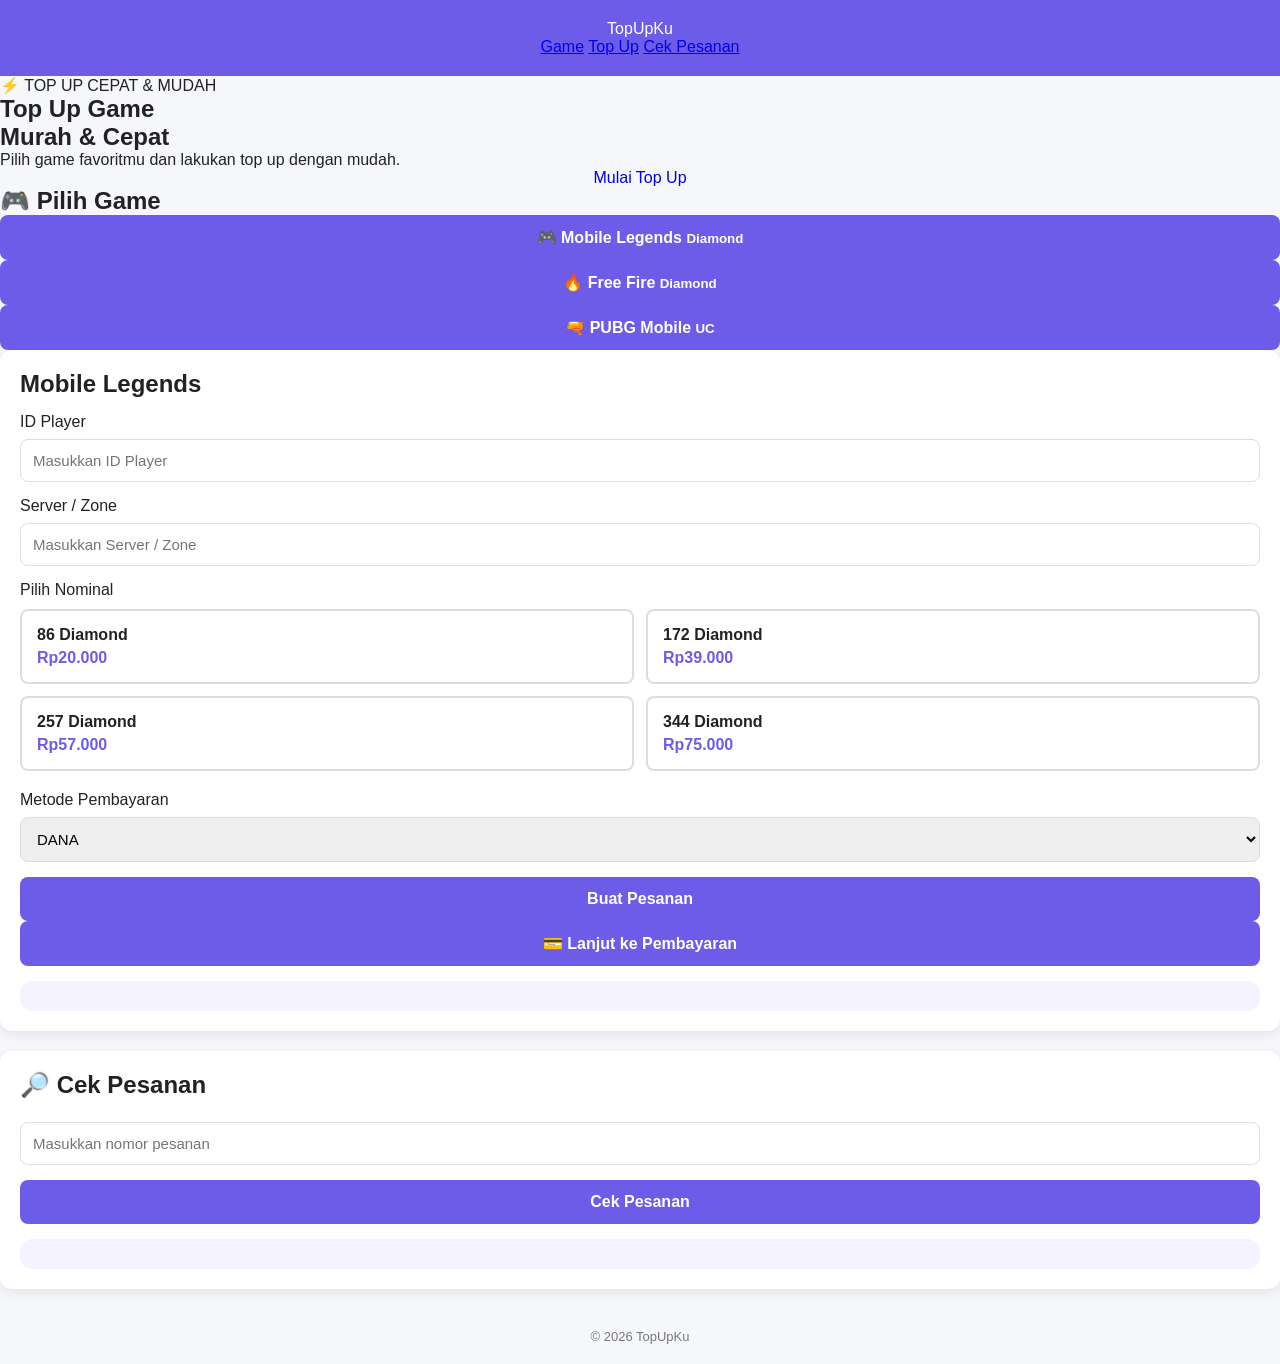
<file: index.html>
<!DOCTYPE html>
<html lang="id">
<head>
  <meta charset="UTF-8">
  <meta name="viewport" content="width=device-width, initial-scale=1.0">
  <title>TopUpKu - Top Up Game</title>
  <link rel="stylesheet" href="style.css">
</head>

<body>

<header>
  <div class="logo">TopUp<span>Ku</span></div>
  <nav>
    <a href="#games">Game</a>
    <a href="#order">Top Up</a>
    <a href="#cek">Cek Pesanan</a>
  </nav>
</header>

<section class="hero">
  <div>
    <p class="badge">⚡ TOP UP CEPAT & MUDAH</p>
    <h1>Top Up Game<br><span>Murah & Cepat</span></h1>
    <p>Pilih game favoritmu dan lakukan top up dengan mudah.</p>
    <a href="#games" class="btn">Mulai Top Up</a>
  </div>
</section>

<section id="games" class="section">
  <h2>🎮 Pilih Game</h2>

  <div class="games">
    <button class="game active" onclick="selectGame('Mobile Legends', this)">
      🎮
      <b>Mobile Legends</b>
      <small>Diamond</small>
    </button>

    <button class="game" onclick="selectGame('Free Fire', this)">
      🔥
      <b>Free Fire</b>
      <small>Diamond</small>
    </button>

    <button class="game" onclick="selectGame('PUBG Mobile', this)">
      🔫
      <b>PUBG Mobile</b>
      <small>UC</small>
    </button>
  </div>
</section>

<section id="order" class="section card">

  <h2 id="selectedGame">Mobile Legends</h2>

  <label>ID Player</label>
  <input id="playerId" type="text" placeholder="Masukkan ID Player">

  <label>Server / Zone</label>
  <input id="zone" type="text" placeholder="Masukkan Server / Zone">

  <label>Pilih Nominal</label>

  <div class="nominals">

    <button onclick="selectNominal(this, '86 Diamond', 20000)">
      86 Diamond
      <b>Rp20.000</b>
    </button>

    <button onclick="selectNominal(this, '172 Diamond', 39000)">
      172 Diamond
      <b>Rp39.000</b>
    </button>

    <button onclick="selectNominal(this, '257 Diamond', 57000)">
      257 Diamond
      <b>Rp57.000</b>
    </button>

    <button onclick="selectNominal(this, '344 Diamond', 75000)">
      344 Diamond
      <b>Rp75.000</b>
    </button>

  </div>

  <label>Metode Pembayaran</label>

  <select id="payment">
    <option>DANA</option>
    <option>GoPay</option>
    <option>OVO</option>
    <option>QRIS</option>
  </select>

  <button class="btn full" onclick="order()">
  Buat Pesanan
</button>

<button type="button" class="btn full payment-btn" onclick="goToPayment()">
  💳 Lanjut ke Pembayaran
</button>

  <div id="result" class="result"></div>

</section>

<section id="cek" class="section card">

  <h2>🔎 Cek Pesanan</h2>

  <input id="orderCheck" placeholder="Masukkan nomor pesanan">

  <button class="btn full" onclick="checkOrder()">
    Cek Pesanan
  </button>

  <div id="status" class="result"></div>

</section>

<footer>
  © 2026 TopUpKu
</footer>

<script src="script.js"></script>

</body>
  </html>
</file>
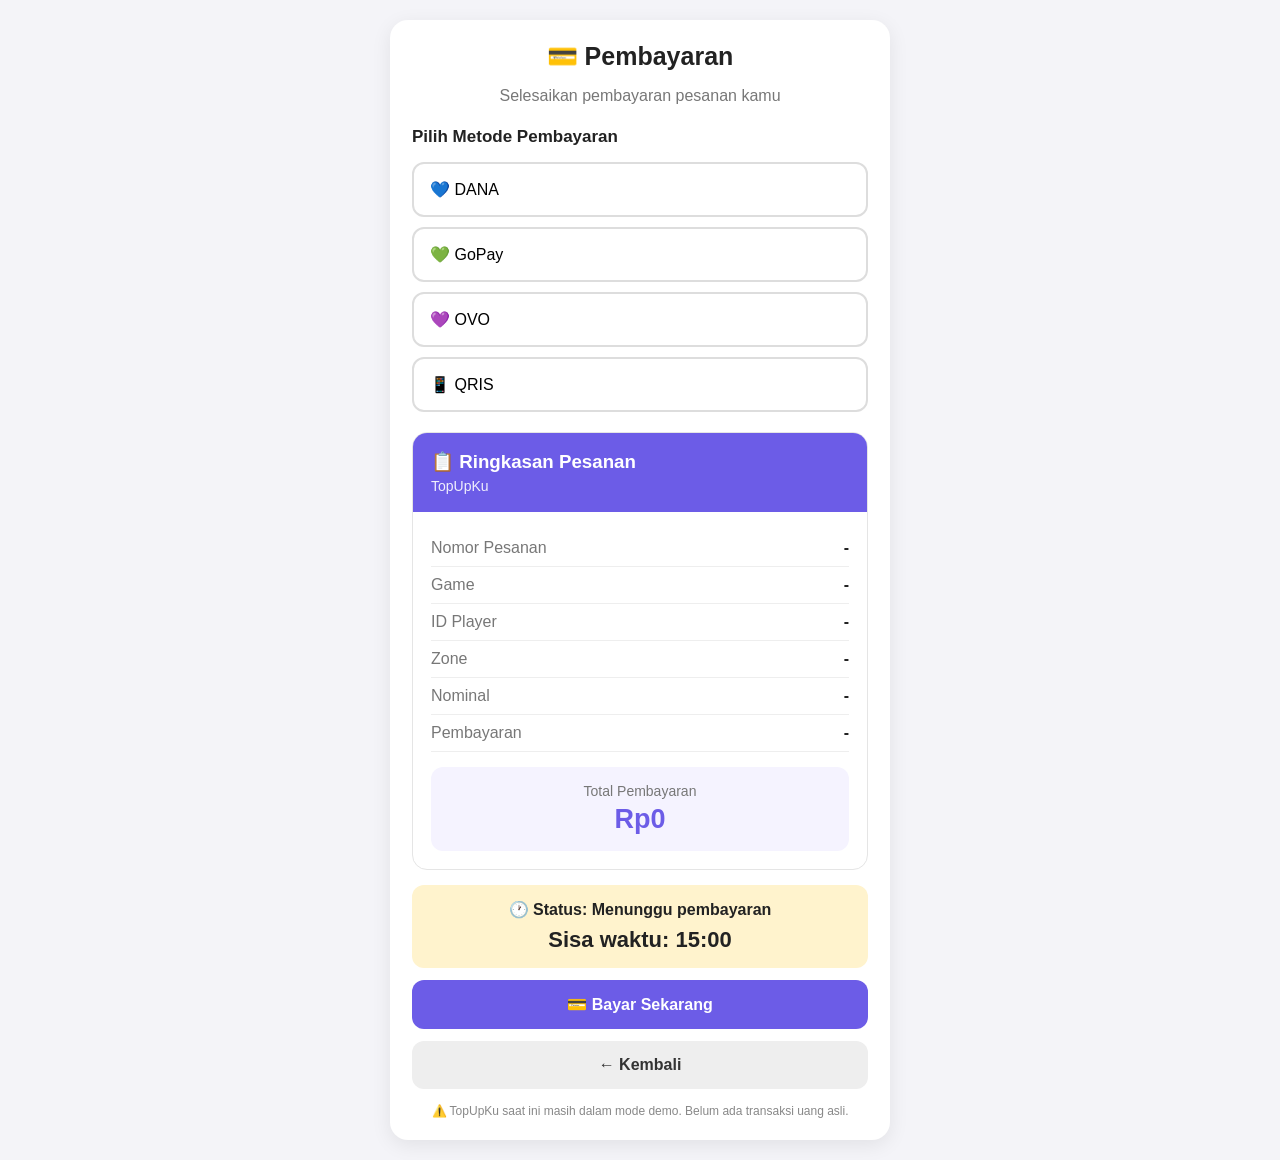
<file: payment.html>
<!DOCTYPE html>
<html lang="id">
<head>
  <meta charset="UTF-8">
  <meta name="viewport" content="width=device-width, initial-scale=1.0">

  <title>Pembayaran - TopUpKu</title>

  <style>
    * {
      box-sizing: border-box;
    }

    body {
      font-family: Arial, sans-serif;
      background: #f4f4f8;
      margin: 0;
      padding: 20px;
      color: #222;
    }

    .card {
      max-width: 500px;
      margin: auto;
      background: white;
      padding: 22px;
      border-radius: 18px;
      box-shadow: 0 5px 20px rgba(0,0,0,0.08);
    }

    .header {
      text-align: center;
      margin-bottom: 22px;
    }

    .header h2 {
      margin: 0;
      font-size: 25px;
    }

    .header p {
      color: #777;
      margin-bottom: 0;
    }

    .section-title {
      font-size: 17px;
      font-weight: bold;
      margin-top: 22px;
    }

    .payment-list {
      display: grid;
      gap: 10px;
      margin: 15px 0;
    }

    .payment-option {
      width: 100%;
      padding: 16px;
      background: white;
      border: 2px solid #ddd;
      border-radius: 12px;
      font-size: 16px;
      cursor: pointer;
      text-align: left;
      transition: 0.2s;
    }

    .payment-option:hover {
      border-color: #6c5ce7;
    }

    .payment-option.active {
      border-color: #6c5ce7;
      background: #f1efff;
    }

    .invoice {
      margin-top: 20px;
      border: 1px solid #e5e5e5;
      border-radius: 15px;
      overflow: hidden;
    }

    .invoice-header {
      background: #6c5ce7;
      color: white;
      padding: 18px;
    }

    .invoice-header h3 {
      margin: 0 0 5px;
    }

    .invoice-header p {
      margin: 0;
      font-size: 14px;
      opacity: 0.9;
    }

    .invoice-body {
      padding: 18px;
    }

    .row {
      display: flex;
      justify-content: space-between;
      gap: 15px;
      padding: 9px 0;
      border-bottom: 1px solid #eee;
    }

    .row:last-child {
      border-bottom: none;
    }

    .label {
      color: #777;
    }

    .value {
      font-weight: bold;
      text-align: right;
    }

    .price-box {
      margin-top: 15px;
      padding: 16px;
      background: #f5f3ff;
      border-radius: 12px;
      text-align: center;
    }

    .price-label {
      color: #777;
      font-size: 14px;
    }

    .price {
      font-size: 27px;
      font-weight: bold;
      color: #6c5ce7;
      margin-top: 5px;
    }

    .result {
      margin-top: 15px;
      padding: 15px;
      background: #f5f3ff;
      border-radius: 12px;
    }

    .waiting {
      padding: 15px;
      background: #fff3cd;
      border-radius: 12px;
      margin-top: 15px;
      text-align: center;
    }

    .timer {
      font-size: 22px;
      font-weight: bold;
      margin-top: 8px;
    }

    .success {
      padding: 17px;
      background: #d4edda;
      border-radius: 12px;
      margin-top: 15px;
      text-align: center;
    }

    .qris-box {
      text-align: center;
      background: white;
      padding: 20px;
      border-radius: 14px;
      margin-top: 15px;
      border: 2px solid #ddd;
    }

    .fake-qr {
      width: 180px;
      height: 180px;
      margin: 15px auto;
      display: grid;
      grid-template-columns: repeat(10, 1fr);
      gap: 2px;
      background: white;
      padding: 8px;
      border: 2px solid #222;
    }

    .fake-qr span {
      background: #222;
    }

    .fake-qr span:nth-child(3n) {
      background: white;
    }

    .btn {
      width: 100%;
      padding: 15px;
      margin-top: 12px;
      border: none;
      border-radius: 12px;
      background: #6c5ce7;
      color: white;
      font-size: 16px;
      font-weight: bold;
      cursor: pointer;
    }

    .btn:hover {
      opacity: 0.9;
    }

    .btn-back {
      background: #eee;
      color: #333;
    }

    .demo-note {
      margin-top: 15px;
      font-size: 12px;
      color: #888;
      text-align: center;
    }
  </style>
</head>

<body>

<div class="card">

  <div class="header">
    <h2>💳 Pembayaran</h2>
    <p>Selesaikan pembayaran pesanan kamu</p>
  </div>


  <div class="section-title">
    Pilih Metode Pembayaran
  </div>

  <div class="payment-list">

    <button type="button"
      class="payment-option"
      onclick="choosePayment('DANA', this)">
      💙 DANA
    </button>

    <button type="button"
      class="payment-option"
      onclick="choosePayment('GoPay', this)">
      💚 GoPay
    </button>

    <button type="button"
      class="payment-option"
      onclick="choosePayment('OVO', this)">
      💜 OVO
    </button>

    <button type="button"
      class="payment-option"
      onclick="choosePayment('QRIS', this)">
      📱 QRIS
    </button>

  </div>


  <div id="paymentResult"></div>


  <!-- INVOICE -->

  <div class="invoice">

    <div class="invoice-header">
      <h3>📋 Ringkasan Pesanan</h3>
      <p>TopUpKu</p>
    </div>

    <div class="invoice-body">

      <div class="row">
        <span class="label">Nomor Pesanan</span>
        <span class="value" id="detailOrder">-</span>
      </div>

      <div class="row">
        <span class="label">Game</span>
        <span class="value" id="detailGame">-</span>
      </div>

      <div class="row">
        <span class="label">ID Player</span>
        <span class="value" id="detailPlayer">-</span>
      </div>

      <div class="row">
        <span class="label">Zone</span>
        <span class="value" id="detailZone">-</span>
      </div>

      <div class="row">
        <span class="label">Nominal</span>
        <span class="value" id="detailNominal">-</span>
      </div>

      <div class="row">
        <span class="label">Pembayaran</span>
        <span class="value" id="detailPayment">-</span>
      </div>

      <div class="price-box">

        <div class="price-label">
          Total Pembayaran
        </div>

        <div class="price" id="detailPrice">
          Rp0
        </div>

      </div>

    </div>

  </div>


  <div id="paymentInstruction"></div>


  <!-- STATUS -->

  <div class="waiting" id="waiting">

    🕐 <b>Status: Menunggu pembayaran</b>

    <div class="timer">
      Sisa waktu:
      <span id="countdown">15:00</span>
    </div>

  </div>


  <button type="button"
    class="btn"
    onclick="demoPayment()">

    💳 Bayar Sekarang

  </button>


  <div id="paymentStatus"></div>


  <button type="button"
    class="btn btn-back"
    onclick="history.back()">

    ← Kembali

  </button>


  <div class="demo-note">
    ⚠️ TopUpKu saat ini masih dalam mode demo.
    Belum ada transaksi uang asli.
  </div>

</div>


<script>

let selectedMethod = "";


/* =========================
   DATA PESANAN
========================= */

const data = JSON.parse(
  localStorage.getItem("orderData")
);

if (data) {

  document.getElementById("detailOrder").textContent =
    data.orderNumber;

  document.getElementById("detailGame").textContent =
    data.game;

  document.getElementById("detailPlayer").textContent =
    data.playerId;

  document.getElementById("detailZone").textContent =
    data.zone;

  document.getElementById("detailNominal").textContent =
    data.nominal;

  document.getElementById("detailPrice").textContent =
    "Rp" + data.price.toLocaleString("id-ID");

}


/* =========================
   PILIH PEMBAYARAN
========================= */

function choosePayment(method, button) {

  selectedMethod = method;

  document.querySelectorAll(".payment-option")
    .forEach(function(btn) {

      btn.classList.remove("active");

    });

  button.classList.add("active");


  document.getElementById("detailPayment")
    .textContent = method;


  document.getElementById("paymentResult")
    .innerHTML =

    "<div class='result'>" +
    "✅ Metode pembayaran dipilih: " +
    "<b>" + method + "</b>" +
    "</div>";


  if (method === "QRIS") {

    document.getElementById("paymentInstruction")
      .innerHTML =

      "<div class='qris-box'>" +

      "<h3>📱 Scan QRIS</h3>" +

      "<p>Gunakan aplikasi pembayaran yang mendukung QRIS.</p>" +

      "<div class='fake-qr'>";

    for (let i = 0; i < 100; i++) {

      document.getElementById(
        "paymentInstruction"
      ).innerHTML += "<span></span>";

    }

    document.getElementById(
      "paymentInstruction"
    ).innerHTML +=

      "</div>" +

      "<p><b>QRIS DEMO</b></p>" +

      "<p>⚠️ Ini hanya simulasi dan bukan QRIS asli.</p>" +

      "</div>";

  }

  else {

    document.getElementById(
      "paymentInstruction"
    ).innerHTML =

      "<div class='result'>" +

      "<h3>💳 Instruksi Pembayaran</h3>" +

      "<p>Metode: <b>" +
      method +
      "</b></p>" +

      "<p>Silakan lakukan pembayaran melalui aplikasi " +
      method +
      ".</p>" +

      "<p>⚠️ Mode demo — belum ada transaksi uang asli.</p>" +

      "</div>";

  }

}


/* =========================
   BAYAR DEMO
========================= */

function demoPayment() {

  if (selectedMethod === "") {

    document.getElementById(
      "paymentStatus"
    ).innerHTML =

      "<div class='result'>" +
      "⚠️ Pilih metode pembayaran terlebih dahulu." +
      "</div>";

    return;
  }


  const data =
    JSON.parse(
      localStorage.getItem("orderData")
    );


  if (data) {

    data.status =
      "Diproses";

    data.payment =
      selectedMethod;


    localStorage.setItem(
      "orderData",
      JSON.stringify(data)
    );

  }


  document.getElementById(
    "waiting"
  ).style.display = "none";


  document.getElementById(
    "paymentStatus"
  ).innerHTML =

    "<div class='success'>" +

    "✅ <b>Pembayaran Berhasil!</b><br><br>" +

    "Pesanan kamu sedang diproses.<br>" +

    "Metode: <b>" +
    selectedMethod +
    "</b><br><br>" +

    "🔵 Status: <b>Diproses</b><br><br>" +

    "🎮 Top up akan diproses dalam mode demo." +

    "</div>";

}


  /* UPDATE STATUS PESANAN */

  const data =
    JSON.parse(
      localStorage.getItem("orderData")
    );


  if (data) {

    data.status =
      "Pembayaran Berhasil";

    data.payment =
      selectedMethod;


    localStorage.setItem(
      "orderData",
      JSON.stringify(data)
    );

  }


  /* HILANGKAN STATUS MENUNGGU */

  document.getElementById(
    "waiting"
  ).style.display = "none";


  /* TAMPILKAN BERHASIL */

  document.getElementById(
    "paymentStatus"
  ).innerHTML =

    "<div class='success'>" +

    "✅ <b>Pembayaran Berhasil!</b><br><br>" +

    "Pesanan kamu sedang diproses.<br>" +

    "Metode: <b>" +
    selectedMethod +
    "</b><br><br>" +

    "🎮 Top up akan diproses dalam mode demo." +

    "</div>";

  }


/* =========================
   COUNTDOWN 15 MENIT
========================= */

let timeLeft = 15 * 60;

const countdown = setInterval(function() {

  const minutes =
    Math.floor(timeLeft / 60);

  const seconds =
    timeLeft % 60;


  document.getElementById(
    "countdown"
  ).textContent =

    String(minutes).padStart(2, "0") +
    ":" +
    String(seconds).padStart(2, "0");


  timeLeft--;


  if (timeLeft < 0) {

    clearInterval(countdown);

    document.getElementById(
      "countdown"
    ).textContent = "00:00";


    document.getElementById(
      "waiting"
    ).innerHTML =

      "❌ <b>Waktu pembayaran telah habis.</b>";

  }

}, 1000);

</script>

</body>
          </html>
</file>
<file: style.css>
* {
  margin: 0;
  padding: 0;
  box-sizing: border-box;
}

body {
  font-family: Arial, sans-serif;
  background: #f5f7fb;
  color: #222;
}

header {
  background: #6c5ce7;
  color: white;
  padding: 20px;
  text-align: center;
}

header h1 {
  font-size: 28px;
  margin-bottom: 5px;
}

header p {
  font-size: 14px;
}

.container {
  width: 90%;
  max-width: 900px;
  margin: 25px auto;
}

.card {
  background: white;
  padding: 20px;
  margin-bottom: 20px;
  border-radius: 12px;
  box-shadow: 0 4px 12px rgba(0, 0, 0, 0.08);
}

.card h2 {
  margin-bottom: 15px;
}

input,
select {
  width: 100%;
  padding: 12px;
  margin-top: 8px;
  margin-bottom: 15px;
  border: 1px solid #ddd;
  border-radius: 8px;
  font-size: 15px;
}

button {
  width: 100%;
  padding: 13px;
  background: #6c5ce7;
  color: white;
  border: none;
  border-radius: 8px;
  font-size: 16px;
  font-weight: bold;
  cursor: pointer;
}

button:hover {
  background: #5848d6;
}

.product {
  display: grid;
  grid-template-columns: repeat(2, 1fr);
  gap: 12px;
}

.product button {
  background: white;
  color: #222;
  border: 2px solid #eee;
}

.product button:hover {
  border-color: #6c5ce7;
  color: #6c5ce7;
}

footer {
  text-align: center;
  padding: 20px;
  color: #777;
  font-size: 13px;
}
.nominals {
  display: grid;
  grid-template-columns: repeat(2, 1fr);
  gap: 12px;
  margin-top: 10px;
  margin-bottom: 20px;
}

.nominals button {
  background: white;
  color: #222;
  border: 2px solid #ddd;
  padding: 15px;
  text-align: left;
}

.nominals button b {
  display: block;
  color: #6c5ce7;
  margin-top: 5px;
}

.nominals button.active {
  border-color: #6c5ce7;
  background: #f0edff;
}

.nominals button:hover {
  border-color: #6c5ce7;
}

a.btn {
  display: block;
  text-decoration: none;
  text-align: center;
}

.payment-list {
  display: grid;
  gap: 12px;
  margin: 20px 0;
}

.payment-option {
  padding: 16px;
  background: white;
  border: 2px solid #ddd;
  border-radius: 10px;
  font-size: 16px;
  cursor: pointer;
}

.payment-option:hover {
  border-color: #6c5ce7;
}
.result {
  margin-top: 15px;
  padding: 15px;
  background: #f5f3ff;
  border-radius: 12px;
}

.result h3 {
  margin-top: 0;
}

.result hr {
  border: 0;
  border-top: 1px solid #ddd;
  margin: 15px 0;
}
</file>
